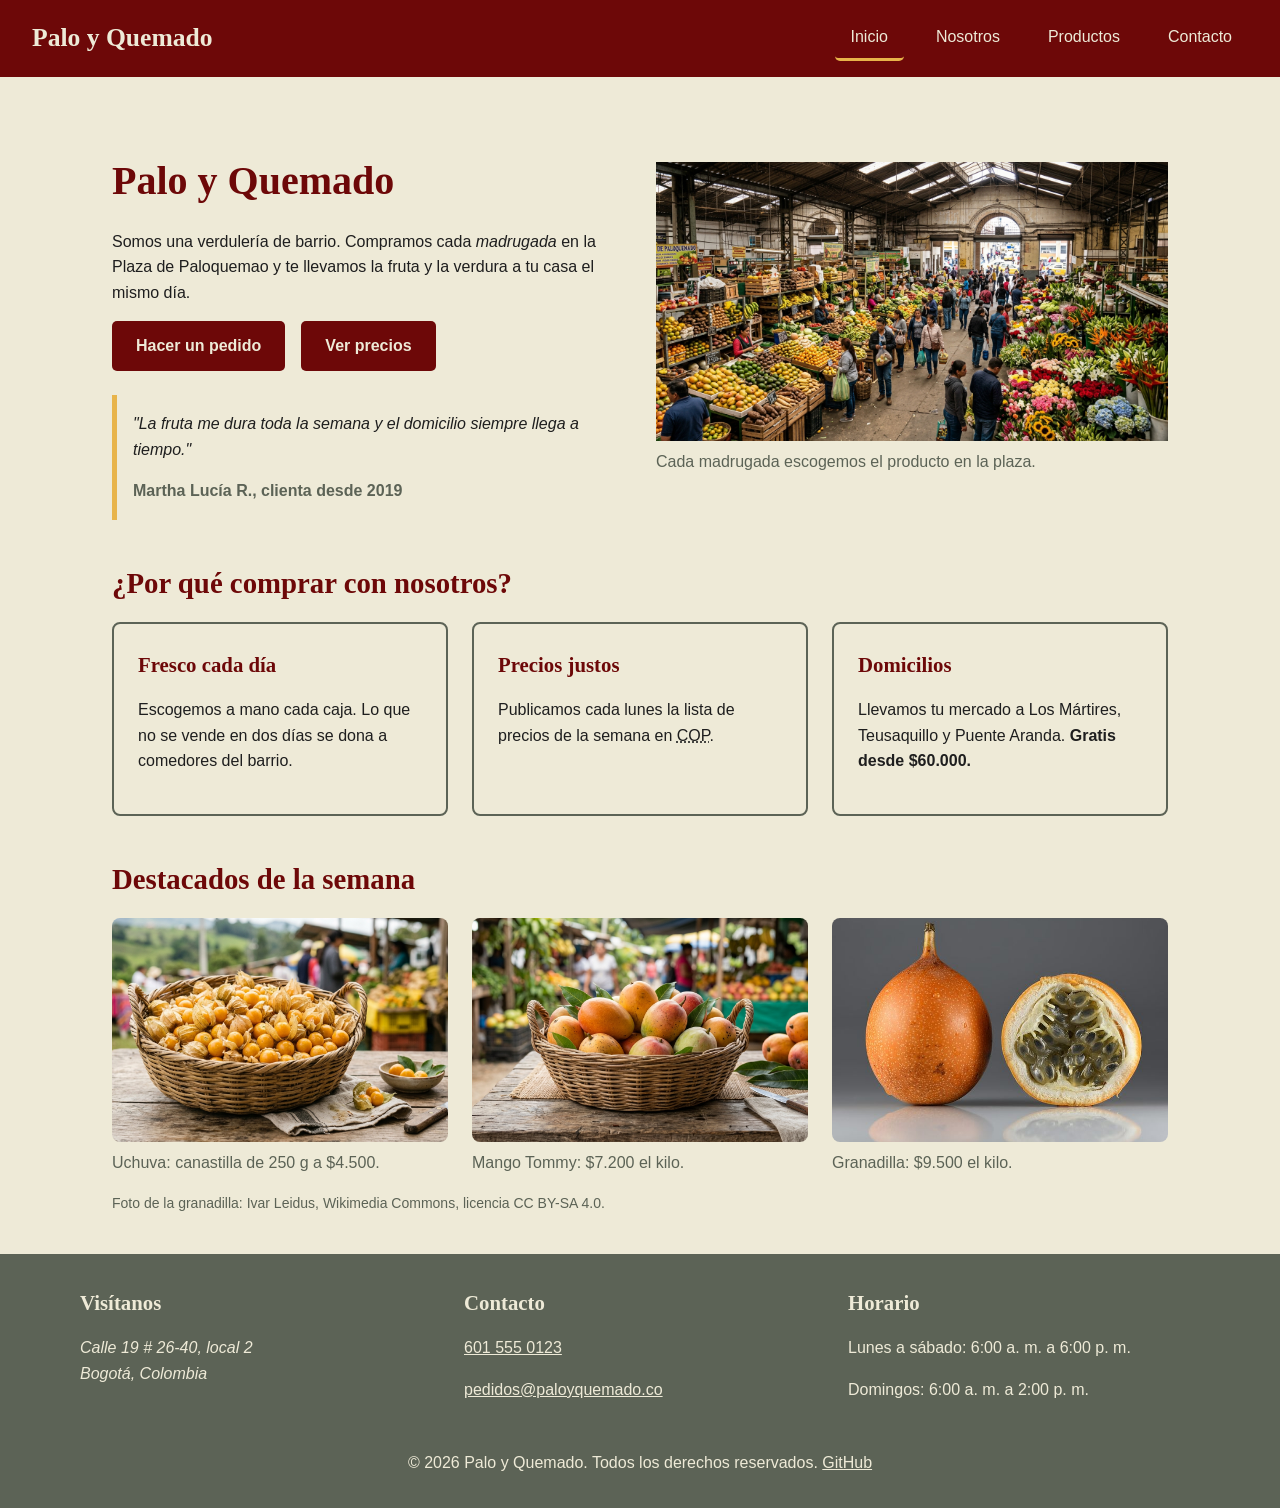
<file: index.html>
<!doctype html>
<html lang="es">
  <head>
    <meta charset="UTF-8">
    <meta name="viewport" content="width=device-width, initial-scale=1.0">
    <title>Palo y Quemado | Verdulería en Bogotá con domicilios</title>
    <meta name="description" content="Palo y Quemado es una verdulería de barrio en Bogotá con fruta y verdura fresca de la Plaza de Paloquemao, precios justos y domicilios el mismo día. Pide ya.">
    <meta name="author" content="Alejandro Rojas">
    <meta property="og:type" content="website">
    <meta property="og:title" content="Palo y Quemado | Verdulería en Bogotá">
    <meta property="og:description" content="Fruta y verdura fresca de Paloquemao, con precios justos y domicilios el mismo día.">
    <meta property="og:url" content="https://alejorjas.github.io/palo_quemado/">
    <meta property="og:site_name" content="Palo y Quemado">
    <meta property="og:image" content="https://alejorjas.github.io/palo_quemado/images/og_image_palo_quemado.jpg">
    <meta property="og:image:width" content="1424">
    <meta property="og:image:height" content="752">
    <meta property="og:image:alt" content="Personas comprando fruta en la Plaza de Paloquemao, Bogotá">
    <meta property="og:locale" content="es_CO">
    <link rel="icon" type="image/x-icon" href="images/favicon_palo_quemado.ico">
    <link rel="stylesheet" href="css/styles.css">
  </head>

  <body>
    <header>
      <a class="logo" href="index.html">Palo y Quemado</a>
      <nav>
        <ul class="menu">
          <li><a class="activo" href="index.html">Inicio</a></li>
          <li><a href="pages/nosotros.html">Nosotros</a></li>
          <li><a href="pages/servicios.html">Productos</a></li>
          <li><a href="pages/contacto.html">Contacto</a></li>
        </ul>
      </nav>
    </header>

    <main>
      <!-- ============ Sección: Bienvenida ============ -->
      <section class="hero">
        <div>
          <h1>Palo y Quemado</h1>
          <p>
            Somos una verdulería de barrio. Compramos cada <em>madrugada</em> en la Plaza de
            Paloquemao y te llevamos la fruta y la verdura a tu casa el mismo día.
          </p>
          <div class="botones">
            <a class="boton" href="pages/contacto.html">Hacer un pedido</a>
            <a class="boton" href="pages/servicios.html">Ver precios</a>
          </div>
          <blockquote cite="pages/nosotros.html">
            <p>"La fruta me dura toda la semana y el domicilio siempre llega a tiempo."</p>
            <footer>Martha Lucía R., clienta desde <time datetime="2019">2019</time></footer>
          </blockquote>
        </div>
        <figure>
          <img src="images/plaza.jpg" alt="Puestos de fruta en la Plaza de Paloquemao con clientes comprando" width="704" height="384">
          <figcaption>Cada madrugada escogemos el producto en la plaza.</figcaption>
        </figure>
      </section>

      <!-- ============ Sección: Por qué comprarnos ============ -->
      <section>
        <h2>¿Por qué comprar con nosotros?</h2>
        <div class="tarjetas">
          <article class="tarjeta">
            <h3>Fresco cada día</h3>
            <p>Escogemos a mano cada caja. Lo que no se vende en dos días se dona a comedores del barrio.</p>
          </article>
          <article class="tarjeta">
            <h3>Precios justos</h3>
            <p>Publicamos cada lunes la lista de precios de la semana en <abbr title="pesos colombianos">COP</abbr>.</p>
          </article>
          <article class="tarjeta">
            <h3>Domicilios</h3>
            <p>Llevamos tu mercado a Los Mártires, Teusaquillo y Puente Aranda. <strong>Gratis desde $60.000.</strong></p>
          </article>
        </div>
      </section>

      <!-- ============ Sección: Destacados ============ -->
      <section>
        <h2>Destacados de la semana</h2>
        <div class="galeria">
          <figure>
            <img src="images/uchuvas.jpg" alt="Canasta de uchuvas frescas" width="704" height="384">
            <figcaption>Uchuva: canastilla de 250 g a $4.500.</figcaption>
          </figure>
          <figure>
            <img src="images/mangos.jpg" alt="Canasta de mangos maduros" width="704" height="384">
            <figcaption>Mango Tommy: $7.200 el kilo.</figcaption>
          </figure>
          <figure>
            <img src="images/granadilla.jpg" alt="Granadilla entera y otra abierta con sus semillas" width="640" height="480">
            <figcaption>Granadilla: $9.500 el kilo.</figcaption>
          </figure>
        </div>
        <p class="creditos">Foto de la granadilla: Ivar Leidus, Wikimedia Commons, licencia CC BY-SA 4.0.</p>
      </section>
    </main>

    <footer>
      <div class="columnas">
        <div>
          <h2>Visítanos</h2>
          <address>Calle 19 # 26-40, local 2<br>Bogotá, Colombia</address>
        </div>
        <div>
          <h2>Contacto</h2>
          <p><a href="tel:+576015550123">601 555 0123</a></p>
          <p><a href="mailto:pedidos@paloyquemado.co">pedidos@paloyquemado.co</a></p>
        </div>
        <div>
          <h2>Horario</h2>
          <p>Lunes a sábado: <time datetime="06:00">6:00 a. m.</time> a <time datetime="18:00">6:00 p. m.</time></p>
          <p>Domingos: <time datetime="06:00">6:00 a. m.</time> a <time datetime="14:00">2:00 p. m.</time></p>
        </div>
      </div>
      <p class="derechos">
        &copy; 2026 Palo y Quemado. Todos los derechos reservados.
        <a href="https://github.com/AlejoRjas/" target="_blank" rel="noopener noreferrer">GitHub</a>
      </p>
    </footer>
  </body>
</html>
</file>
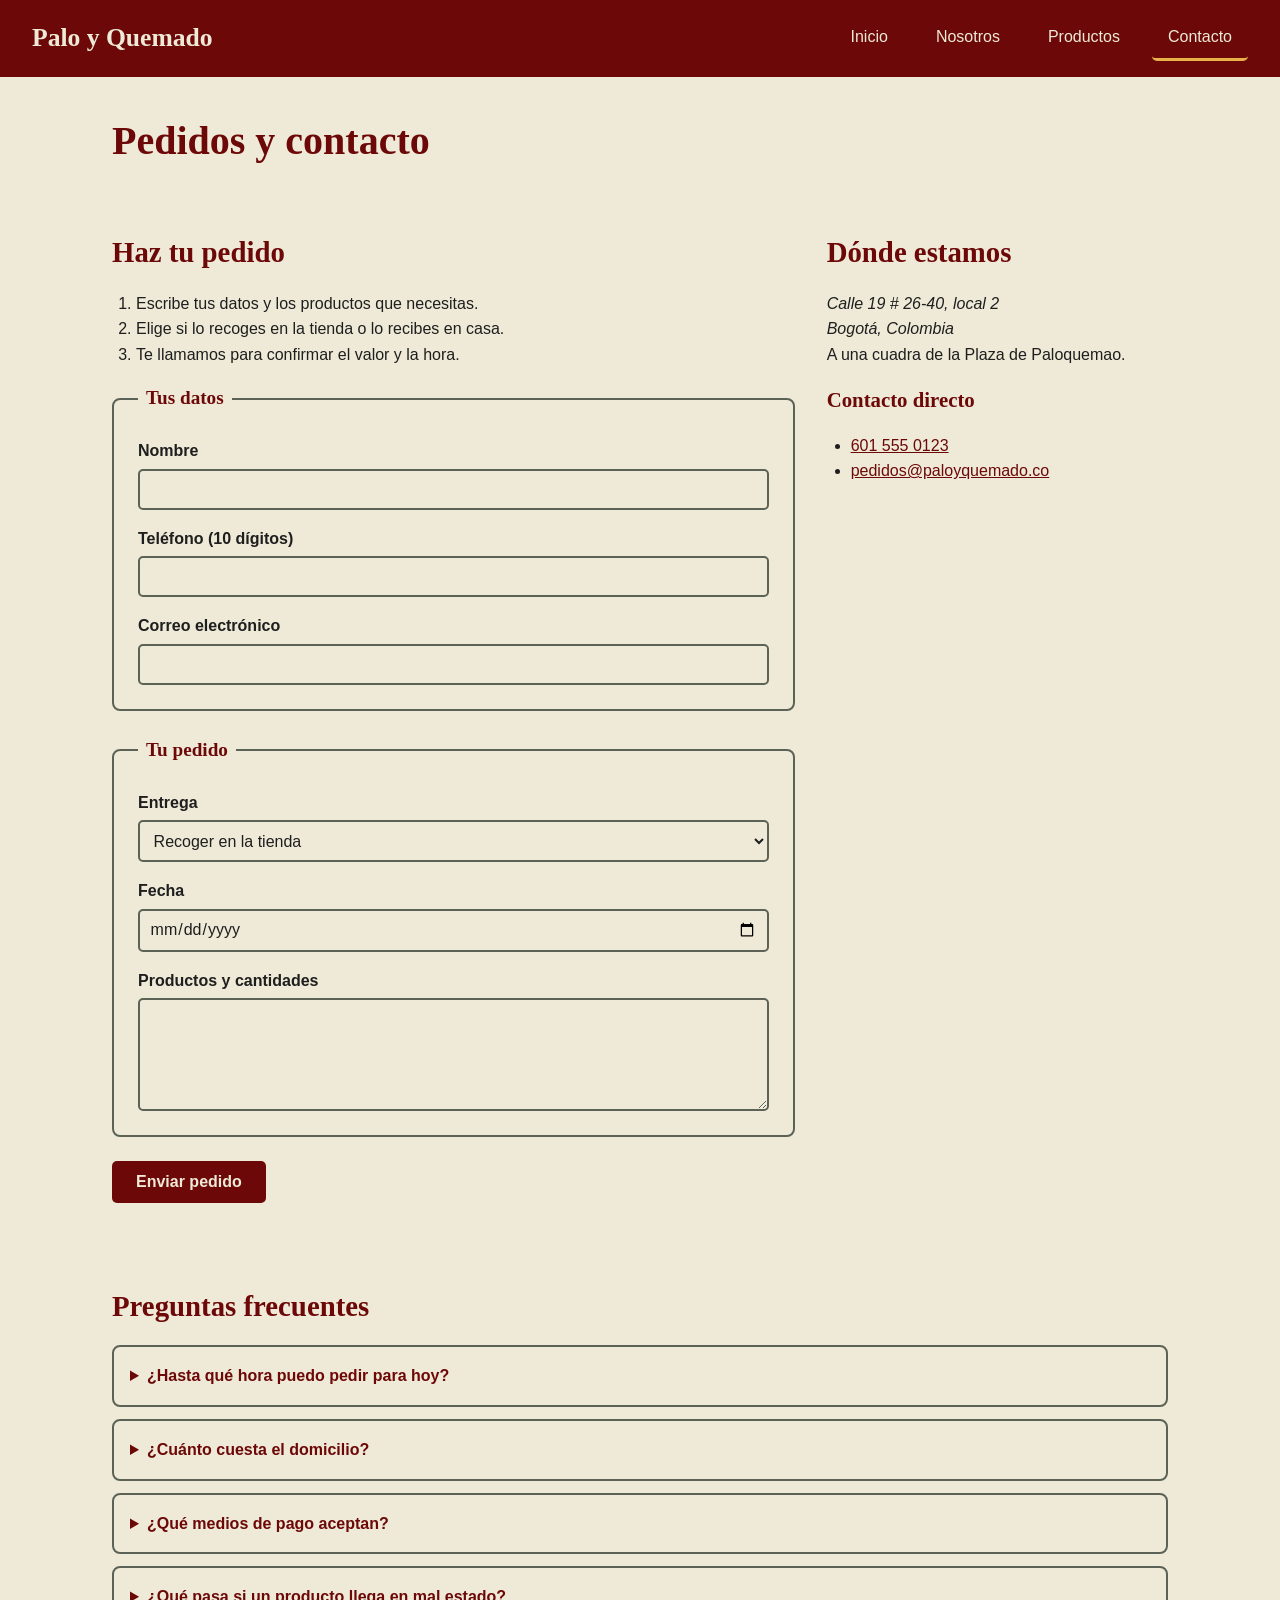
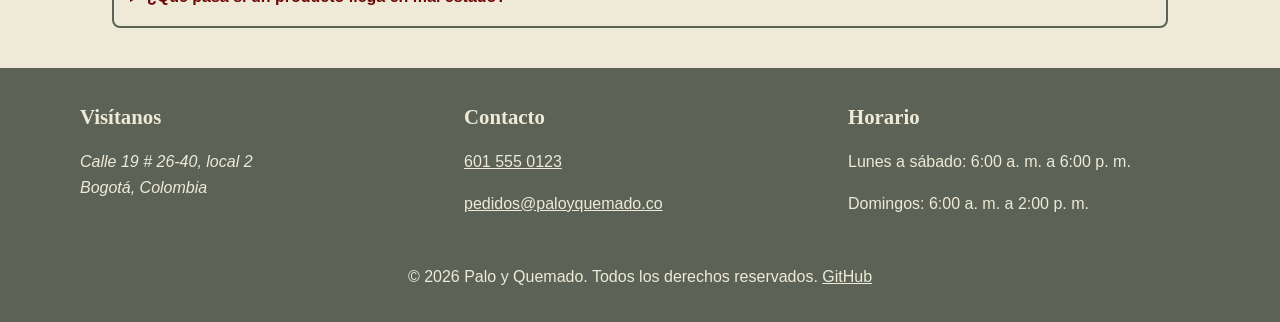
<file: pages/contacto.html>
<!doctype html>
<html lang="es">
  <head>
    <meta charset="UTF-8">
    <meta name="viewport" content="width=device-width, initial-scale=1.0">
    <title>Pedidos y contacto | Palo y Quemado, verdulería en Bogotá</title>
    <meta name="description" content="Haz tu pedido en Palo y Quemado para recoger en la tienda o recibir a domicilio. Encuentra nuestra dirección, horario, teléfono y las preguntas más frecuentes.">
    <meta name="author" content="Alejandro Rojas">
    <link rel="icon" type="image/x-icon" href="../images/favicon_palo_quemado.ico">
    <link rel="stylesheet" href="../css/styles.css">
  </head>

  <body>
    <header>
      <a class="logo" href="../index.html">Palo y Quemado</a>
      <nav>
        <ul class="menu">
          <li><a href="../index.html">Inicio</a></li>
          <li><a href="nosotros.html">Nosotros</a></li>
          <li><a href="servicios.html">Productos</a></li>
          <li><a class="activo" href="contacto.html">Contacto</a></li>
        </ul>
      </nav>
    </header>

    <main>
      <h1>Pedidos y contacto</h1>

      <div class="dos-columnas">
        <!-- ============ Sección: Pedido ============ -->
        <section>
          <h2>Haz tu pedido</h2>
          <ol>
            <li>Escribe tus datos y los productos que necesitas.</li>
            <li>Elige si lo recoges en la tienda o lo recibes en casa.</li>
            <li>Te llamamos para confirmar el valor y la hora.</li>
          </ol>

          <form>
            <fieldset>
              <legend>Tus datos</legend>
              <div class="campo">
                <label for="nombre">Nombre</label>
                <input type="text" id="nombre" name="nombre" required minlength="3">
              </div>
              <div class="campo">
                <label for="telefono">Teléfono (10 dígitos)</label>
                <input type="tel" id="telefono" name="telefono" required pattern="[0-9]{10}">
              </div>
              <div class="campo">
                <label for="correo">Correo electrónico</label>
                <input type="email" id="correo" name="correo">
              </div>
            </fieldset>

            <fieldset>
              <legend>Tu pedido</legend>
              <div class="campo">
                <label for="entrega">Entrega</label>
                <select id="entrega" name="entrega">
                  <option value="tienda">Recoger en la tienda</option>
                  <option value="domicilio">Domicilio</option>
                </select>
              </div>
              <div class="campo">
                <label for="fecha">Fecha</label>
                <input type="date" id="fecha" name="fecha" required>
              </div>
              <div class="campo">
                <label for="productos">Productos y cantidades</label>
                <textarea id="productos" name="productos" rows="5" maxlength="500" required></textarea>
              </div>
            </fieldset>

            <button class="boton" type="submit">Enviar pedido</button>
          </form>
        </section>

        <!-- ============ Sección: Dónde estamos ============ -->
        <section>
          <h2>Dónde estamos</h2>
          <address>Calle 19 # 26-40, local 2<br>Bogotá, Colombia</address>
          <p>A una cuadra de la Plaza de Paloquemao.</p>
          <h3>Contacto directo</h3>
          <ul>
            <li><a href="tel:+576015550123">601 555 0123</a></li>
            <li><a href="mailto:pedidos@paloyquemado.co">pedidos@paloyquemado.co</a></li>
          </ul>
        </section>
      </div>

      <!-- ============ Sección: Preguntas frecuentes ============ -->
      <section>
        <h2>Preguntas frecuentes</h2>
        <details>
          <summary>¿Hasta qué hora puedo pedir para hoy?</summary>
          <p>Los pedidos confirmados antes de las <time datetime="12:00">12:00 m.</time> llegan el mismo día.</p>
        </details>
        <details>
          <summary>¿Cuánto cuesta el domicilio?</summary>
          <p>Cuesta $6.000 y es <strong>gratis</strong> en pedidos desde $60.000.</p>
        </details>
        <details>
          <summary>¿Qué medios de pago aceptan?</summary>
          <p>Efectivo, Nequi, Daviplata y tarjeta débito o crédito.</p>
        </details>
        <details>
          <summary>¿Qué pasa si un producto llega en mal estado?</summary>
          <p>Avísanos el mismo día y te lo cambiamos sin costo.</p>
        </details>
      </section>
    </main>

    <footer>
      <div class="columnas">
        <div>
          <h2>Visítanos</h2>
          <address>Calle 19 # 26-40, local 2<br>Bogotá, Colombia</address>
        </div>
        <div>
          <h2>Contacto</h2>
          <p><a href="tel:+576015550123">601 555 0123</a></p>
          <p><a href="mailto:pedidos@paloyquemado.co">pedidos@paloyquemado.co</a></p>
        </div>
        <div>
          <h2>Horario</h2>
          <p>Lunes a sábado: <time datetime="06:00">6:00 a. m.</time> a <time datetime="18:00">6:00 p. m.</time></p>
          <p>Domingos: <time datetime="06:00">6:00 a. m.</time> a <time datetime="14:00">2:00 p. m.</time></p>
        </div>
      </div>
      <p class="derechos">
        &copy; 2026 Palo y Quemado. Todos los derechos reservados.
        <a href="https://github.com/AlejoRjas/" target="_blank" rel="noopener noreferrer">GitHub</a>
      </p>
    </footer>
  </body>
</html>
</file>
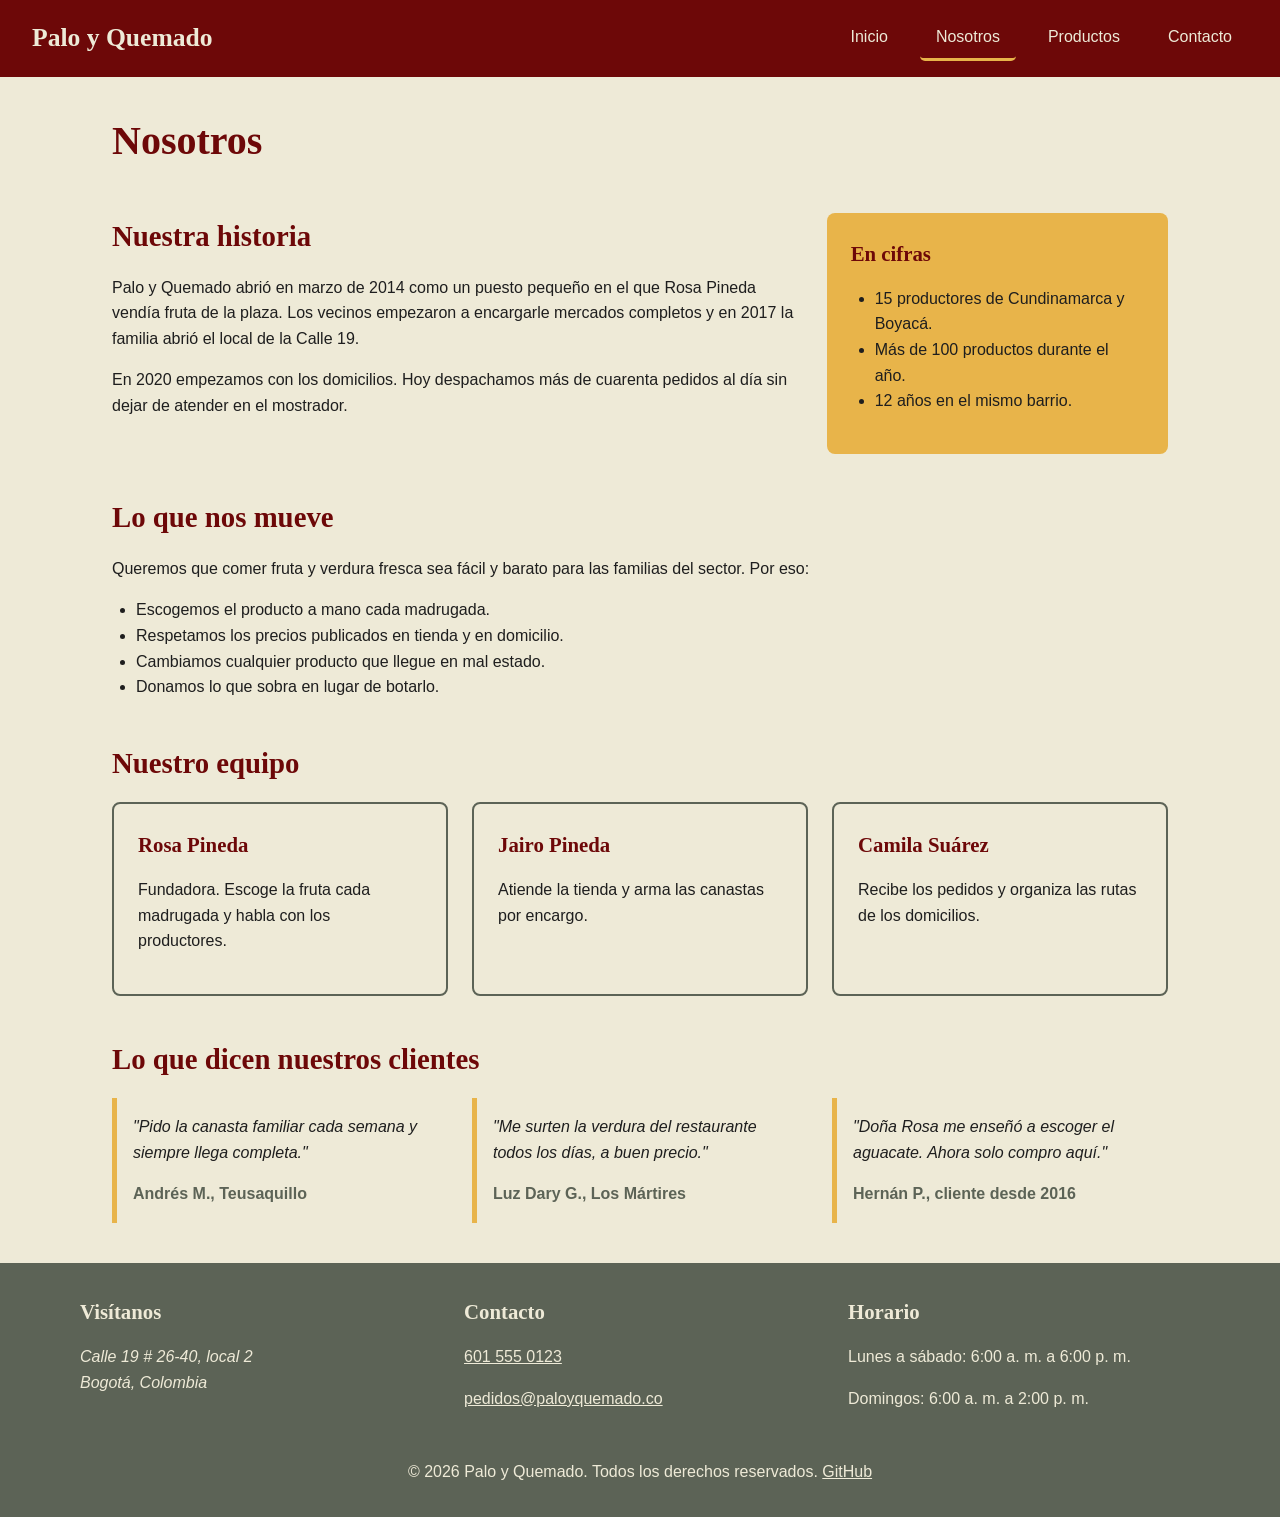
<file: pages/nosotros.html>
<!doctype html>
<html lang="es">
  <head>
    <meta charset="UTF-8">
    <meta name="viewport" content="width=device-width, initial-scale=1.0">
    <title>Nosotros | Palo y Quemado, verdulería familiar en Bogotá</title>
    <meta name="description" content="Conoce a Palo y Quemado, la verdulería familiar que desde 2014 lleva fruta y verdura fresca de la Plaza de Paloquemao a las cocinas de los barrios de Bogotá.">
    <meta name="author" content="Alejandro Rojas">
    <link rel="icon" type="image/x-icon" href="../images/favicon_palo_quemado.ico">
    <link rel="stylesheet" href="../css/styles.css">
  </head>

  <body>
    <header>
      <a class="logo" href="../index.html">Palo y Quemado</a>
      <nav>
        <ul class="menu">
          <li><a href="../index.html">Inicio</a></li>
          <li><a class="activo" href="nosotros.html">Nosotros</a></li>
          <li><a href="servicios.html">Productos</a></li>
          <li><a href="contacto.html">Contacto</a></li>
        </ul>
      </nav>
    </header>

    <main>
      <h1>Nosotros</h1>

      <!-- ============ Sección: Historia ============ -->
      <section class="dos-columnas">
        <div>
          <h2>Nuestra historia</h2>
          <p>
            Palo y Quemado abrió en <time datetime="2014-03">marzo de 2014</time> como un puesto
            pequeño en el que Rosa Pineda vendía fruta de la plaza. Los vecinos empezaron a encargarle
            mercados completos y en <time datetime="2017">2017</time> la familia abrió el local de la
            Calle 19.
          </p>
          <p>
            En <time datetime="2020">2020</time> empezamos con los domicilios. Hoy despachamos más de
            cuarenta pedidos al día sin dejar de atender en el mostrador.
          </p>
        </div>
        <aside>
          <h3>En cifras</h3>
          <ul>
            <li>15 productores de Cundinamarca y Boyacá.</li>
            <li>Más de 100 productos durante el año.</li>
            <li>12 años en el mismo barrio.</li>
          </ul>
        </aside>
      </section>

      <!-- ============ Sección: Lo que nos mueve ============ -->
      <section>
        <h2>Lo que nos mueve</h2>
        <p>Queremos que comer fruta y verdura fresca sea fácil y barato para las familias del sector. Por eso:</p>
        <ul>
          <li>Escogemos el producto a mano cada madrugada.</li>
          <li>Respetamos los precios publicados en tienda y en domicilio.</li>
          <li>Cambiamos cualquier producto que llegue en mal estado.</li>
          <li>Donamos lo que sobra en lugar de botarlo.</li>
        </ul>
      </section>

      <!-- ============ Sección: Equipo ============ -->
      <section>
        <h2>Nuestro equipo</h2>
        <div class="tarjetas">
          <article class="tarjeta">
            <h3>Rosa Pineda</h3>
            <p>Fundadora. Escoge la fruta cada madrugada y habla con los productores.</p>
          </article>
          <article class="tarjeta">
            <h3>Jairo Pineda</h3>
            <p>Atiende la tienda y arma las canastas por encargo.</p>
          </article>
          <article class="tarjeta">
            <h3>Camila Suárez</h3>
            <p>Recibe los pedidos y organiza las rutas de los domicilios.</p>
          </article>
        </div>
      </section>

      <!-- ============ Sección: Clientes ============ -->
      <section>
        <h2>Lo que dicen nuestros clientes</h2>
        <div class="tarjetas">
          <blockquote cite="https://alejorjas.github.io/palo_quemado/pages/nosotros.html">
            <p>"Pido la canasta familiar cada semana y siempre llega completa."</p>
            <footer>Andrés M., Teusaquillo</footer>
          </blockquote>
          <blockquote cite="https://alejorjas.github.io/palo_quemado/pages/nosotros.html">
            <p>"Me surten la verdura del restaurante todos los días, a buen precio."</p>
            <footer>Luz Dary G., Los Mártires</footer>
          </blockquote>
          <blockquote cite="https://alejorjas.github.io/palo_quemado/pages/nosotros.html">
            <p>"Doña Rosa me enseñó a escoger el aguacate. Ahora solo compro aquí."</p>
            <footer>Hernán P., cliente desde <time datetime="2016">2016</time></footer>
          </blockquote>
        </div>
      </section>
    </main>

    <footer>
      <div class="columnas">
        <div>
          <h2>Visítanos</h2>
          <address>Calle 19 # 26-40, local 2<br>Bogotá, Colombia</address>
        </div>
        <div>
          <h2>Contacto</h2>
          <p><a href="tel:+576015550123">601 555 0123</a></p>
          <p><a href="mailto:pedidos@paloyquemado.co">pedidos@paloyquemado.co</a></p>
        </div>
        <div>
          <h2>Horario</h2>
          <p>Lunes a sábado: <time datetime="06:00">6:00 a. m.</time> a <time datetime="18:00">6:00 p. m.</time></p>
          <p>Domingos: <time datetime="06:00">6:00 a. m.</time> a <time datetime="14:00">2:00 p. m.</time></p>
        </div>
      </div>
      <p class="derechos">
        &copy; 2026 Palo y Quemado. Todos los derechos reservados.
        <a href="https://github.com/AlejoRjas/" target="_blank" rel="noopener noreferrer">GitHub</a>
      </p>
    </footer>
  </body>
</html>
</file>
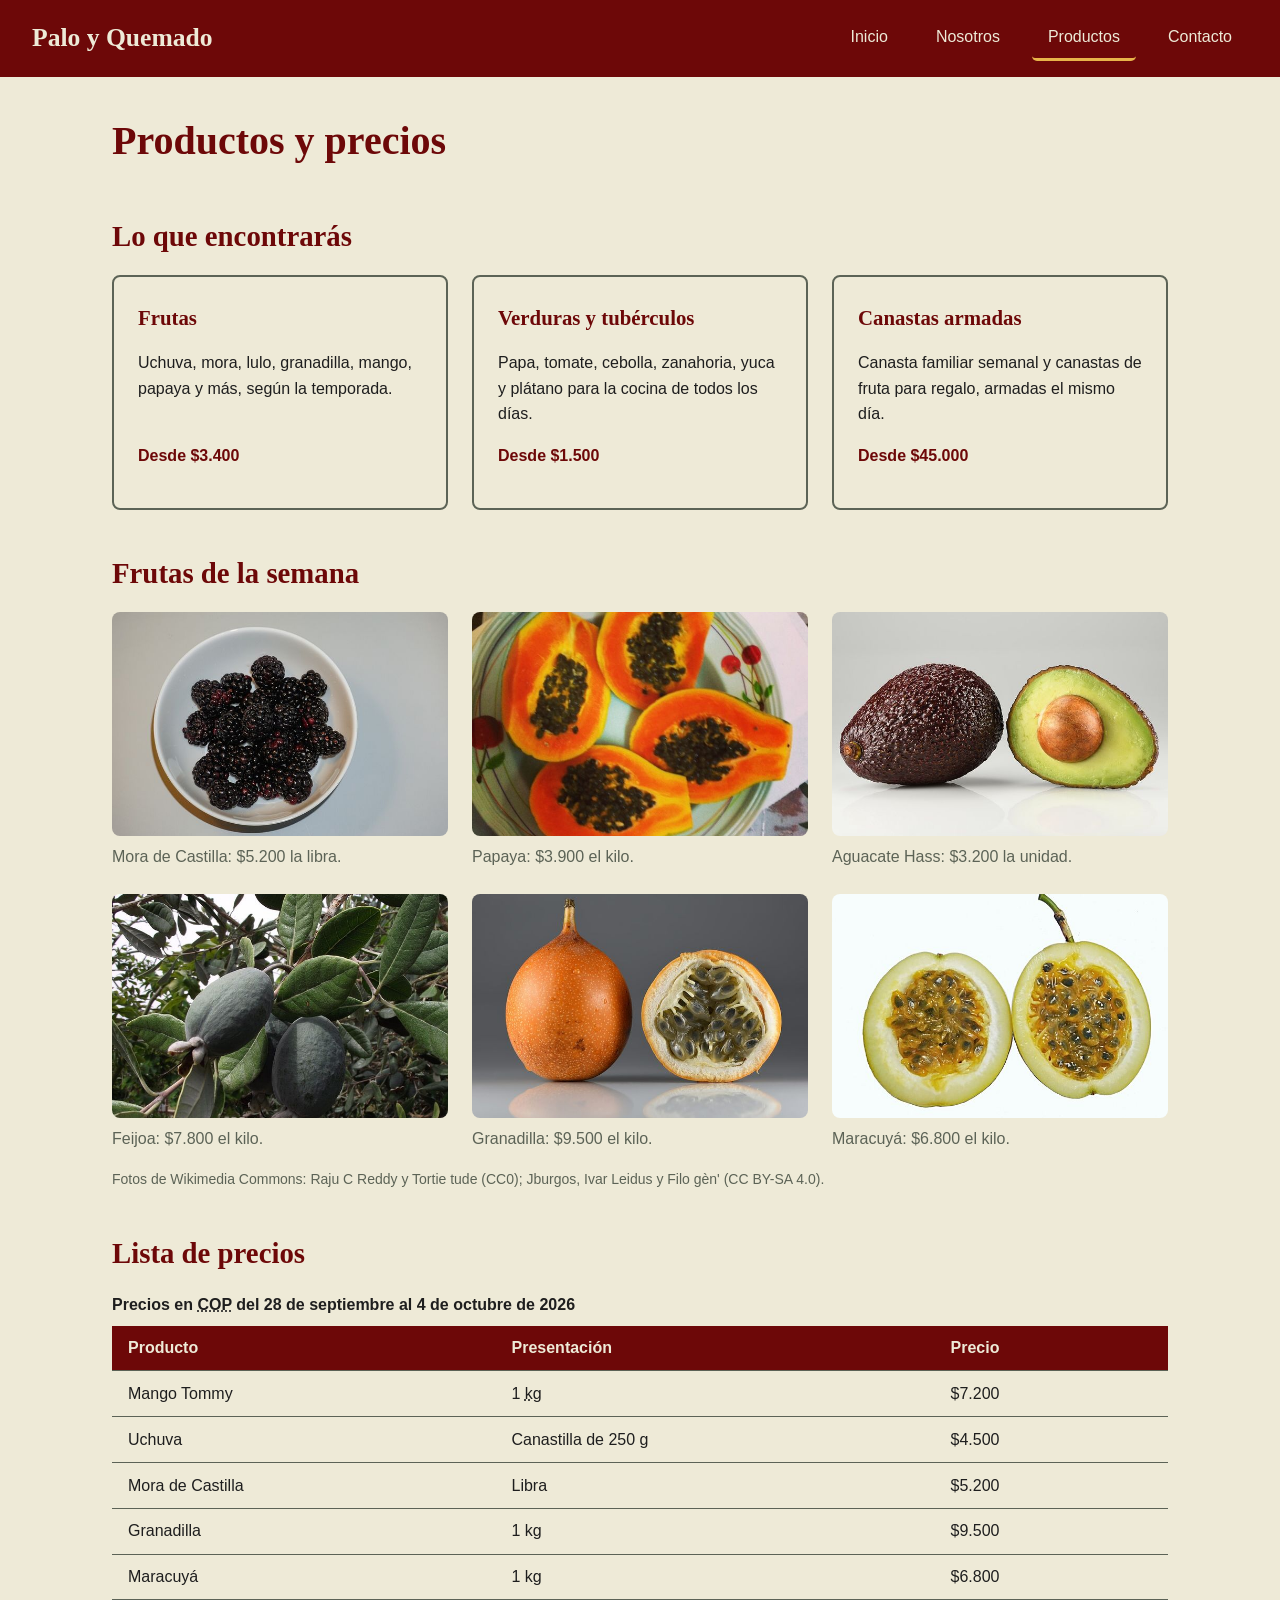
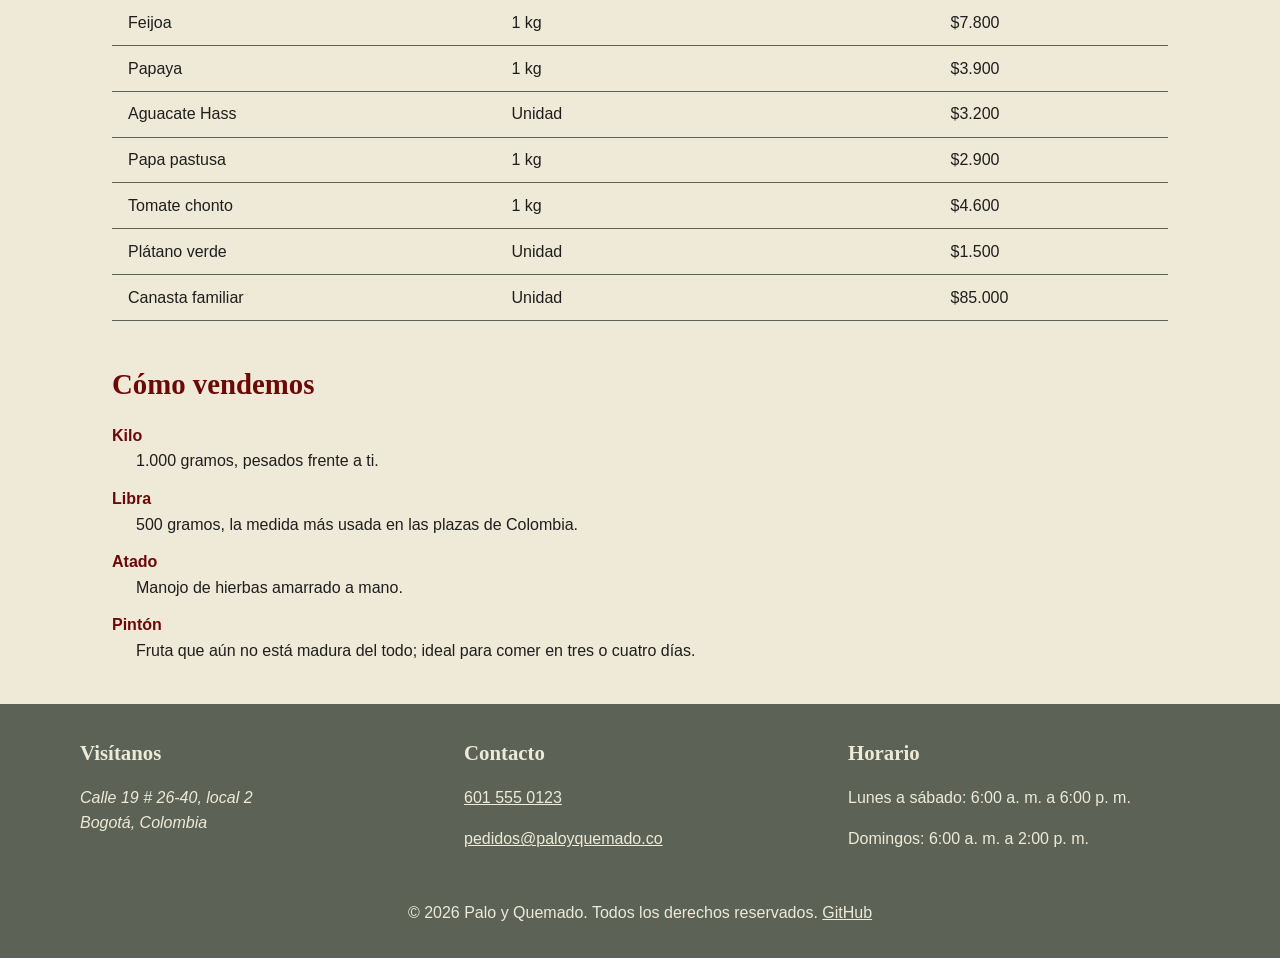
<file: pages/servicios.html>
<!doctype html>
<html lang="es">
  <head>
    <meta charset="UTF-8">
    <meta name="viewport" content="width=device-width, initial-scale=1.0">
    <title>Productos y precios | Palo y Quemado, verdulería en Bogotá</title>
    <meta name="description" content="Frutas, verduras, tubérculos, hierbas y canastas armadas en Palo y Quemado. Consulta la lista de precios de esta semana en pesos colombianos y haz tu pedido.">
    <meta name="author" content="Alejandro Rojas">
    <link rel="icon" type="image/x-icon" href="../images/favicon_palo_quemado.ico">
    <link rel="stylesheet" href="../css/styles.css">
  </head>

  <body>
    <header>
      <a class="logo" href="../index.html">Palo y Quemado</a>
      <nav>
        <ul class="menu">
          <li><a href="../index.html">Inicio</a></li>
          <li><a href="nosotros.html">Nosotros</a></li>
          <li><a class="activo" href="servicios.html">Productos</a></li>
          <li><a href="contacto.html">Contacto</a></li>
        </ul>
      </nav>
    </header>

    <main>
      <h1>Productos y precios</h1>

      <!-- ============ Sección: Productos ============ -->
      <section>
        <h2>Lo que encontrarás</h2>
        <div class="tarjetas">
          <article class="tarjeta">
            <h3>Frutas</h3>
            <p>Uchuva, mora, lulo, granadilla, mango, papaya y más, según la temporada.</p>
            <p class="precio">Desde $3.400</p>
          </article>
          <article class="tarjeta">
            <h3>Verduras y tubérculos</h3>
            <p>Papa, tomate, cebolla, zanahoria, yuca y plátano para la cocina de todos los días.</p>
            <p class="precio">Desde $1.500</p>
          </article>
          <article class="tarjeta">
            <h3>Canastas armadas</h3>
            <p>Canasta familiar semanal y canastas de fruta para regalo, armadas el mismo día.</p>
            <p class="precio">Desde $45.000</p>
          </article>
        </div>
      </section>

      <!-- ============ Sección: Frutas de la semana ============ -->
      <section>
        <h2>Frutas de la semana</h2>
        <div class="galeria">
          <figure>
            <img src="../images/mora.jpg" alt="Tazón blanco lleno de moras frescas" width="640" height="480">
            <figcaption>Mora de Castilla: $5.200 la libra.</figcaption>
          </figure>
          <figure>
            <img src="../images/papaya.jpg" alt="Papayas partidas por la mitad con sus semillas negras" width="640" height="480">
            <figcaption>Papaya: $3.900 el kilo.</figcaption>
          </figure>
          <figure>
            <img src="../images/aguacate.jpg" alt="Aguacate Hass entero junto a una mitad con la semilla" width="640" height="480">
            <figcaption>Aguacate Hass: $3.200 la unidad.</figcaption>
          </figure>
          <figure>
            <img src="../images/feijoa.jpg" alt="Feijoas verdes colgando de la rama" width="640" height="480">
            <figcaption>Feijoa: $7.800 el kilo.</figcaption>
          </figure>
          <figure>
            <img src="../images/granadilla.jpg" alt="Granadilla entera y otra abierta con sus semillas" width="640" height="480">
            <figcaption>Granadilla: $9.500 el kilo.</figcaption>
          </figure>
          <figure>
            <img src="../images/maracuya.jpg" alt="Maracuyá partido en dos mitades" width="640" height="480">
            <figcaption>Maracuyá: $6.800 el kilo.</figcaption>
          </figure>
        </div>
        <p class="creditos">
          Fotos de Wikimedia Commons: Raju C Reddy y Tortie tude (CC0); Jburgos, Ivar Leidus y Filo gèn' (CC BY-SA 4.0).
        </p>
      </section>

      <!-- ============ Sección: Lista de precios ============ -->
      <section>
        <h2>Lista de precios</h2>
        <table>
          <caption>Precios en <abbr title="pesos colombianos">COP</abbr> del <time datetime="2026-09-28">28 de septiembre</time> al <time datetime="2026-10-04">4 de octubre de 2026</time></caption>
          <thead>
            <tr>
              <th scope="col">Producto</th>
              <th scope="col">Presentación</th>
              <th scope="col">Precio</th>
            </tr>
          </thead>
          <tbody>
            <tr>
              <td>Mango Tommy</td>
              <td>1 <abbr title="kilogramo">kg</abbr></td>
              <td>$7.200</td>
            </tr>
            <tr>
              <td>Uchuva</td>
              <td>Canastilla de 250 g</td>
              <td>$4.500</td>
            </tr>
            <tr>
              <td>Mora de Castilla</td>
              <td>Libra</td>
              <td>$5.200</td>
            </tr>
            <tr>
              <td>Granadilla</td>
              <td>1 kg</td>
              <td>$9.500</td>
            </tr>
            <tr>
              <td>Maracuyá</td>
              <td>1 kg</td>
              <td>$6.800</td>
            </tr>
            <tr>
              <td>Feijoa</td>
              <td>1 kg</td>
              <td>$7.800</td>
            </tr>
            <tr>
              <td>Papaya</td>
              <td>1 kg</td>
              <td>$3.900</td>
            </tr>
            <tr>
              <td>Aguacate Hass</td>
              <td>Unidad</td>
              <td>$3.200</td>
            </tr>
            <tr>
              <td>Papa pastusa</td>
              <td>1 kg</td>
              <td>$2.900</td>
            </tr>
            <tr>
              <td>Tomate chonto</td>
              <td>1 kg</td>
              <td>$4.600</td>
            </tr>
            <tr>
              <td>Plátano verde</td>
              <td>Unidad</td>
              <td>$1.500</td>
            </tr>
            <tr>
              <td>Canasta familiar</td>
              <td>Unidad</td>
              <td>$85.000</td>
            </tr>
          </tbody>
        </table>
      </section>

      <!-- ============ Sección: Medidas ============ -->
      <section>
        <h2>Cómo vendemos</h2>
        <dl>
          <dt>Kilo</dt>
          <dd>1.000 gramos, pesados frente a ti.</dd>
          <dt>Libra</dt>
          <dd>500 gramos, la medida más usada en las plazas de Colombia.</dd>
          <dt>Atado</dt>
          <dd>Manojo de hierbas amarrado a mano.</dd>
          <dt>Pintón</dt>
          <dd>Fruta que aún no está madura del todo; ideal para comer en tres o cuatro días.</dd>
        </dl>
      </section>
    </main>

    <footer>
      <div class="columnas">
        <div>
          <h2>Visítanos</h2>
          <address>Calle 19 # 26-40, local 2<br>Bogotá, Colombia</address>
        </div>
        <div>
          <h2>Contacto</h2>
          <p><a href="tel:+576015550123">601 555 0123</a></p>
          <p><a href="mailto:pedidos@paloyquemado.co">pedidos@paloyquemado.co</a></p>
        </div>
        <div>
          <h2>Horario</h2>
          <p>Lunes a sábado: <time datetime="06:00">6:00 a. m.</time> a <time datetime="18:00">6:00 p. m.</time></p>
          <p>Domingos: <time datetime="06:00">6:00 a. m.</time> a <time datetime="14:00">2:00 p. m.</time></p>
        </div>
      </div>
      <p class="derechos">
        &copy; 2026 Palo y Quemado. Todos los derechos reservados.
        <a href="https://github.com/AlejoRjas/" target="_blank" rel="noopener noreferrer">GitHub</a>
      </p>
    </footer>
  </body>
</html>
</file>
<file: css/styles.css>
/* ========== 1. Variables ========== */
/* El validador W3C da advertencias en var() porque no revisa variables; no son errores. */
:root {
  --primario: #6d0808;
  --secundario: #5c6356;
  --acento: #e8b44a;
  --texto: #1e1e1e;
  --fondo: #eeead7;
  --fuente-titulos: Georgia, serif;
  --fuente-texto: Arial, sans-serif;
  --espacio: 1rem;
}

/* ========== 2. Reset ========== */
* {
  box-sizing: border-box;
  margin: 0;
  padding: 0;
}

/* ========== 3. Base ========== */
body {
  background-color: var(--fondo);
  color: var(--texto);
  font-family: var(--fuente-texto);
  font-size: 1rem;
  line-height: 1.6;
}

h1,
h2,
h3 {
  font-family: var(--fuente-titulos);
  color: var(--primario);
  margin-bottom: var(--espacio);
}

h1 {
  font-size: 2.5rem;
  margin-top: 2rem;
}

h2 {
  font-size: 1.8rem;
}

h3 {
  font-size: 1.3rem;
}

p,
ul,
ol {
  margin-bottom: var(--espacio);
}

ul,
ol {
  padding-left: 1.5rem;
}

a {
  color: var(--primario);
}

a:hover {
  color: var(--secundario);
}

a:focus,
button:focus,
input:focus,
select:focus,
textarea:focus,
summary:focus {
  outline: 3px solid var(--primario);
  outline-offset: 2px;
}

img {
  display: block;
  max-width: 100%;
  height: auto;
}

/* ========== 4. Layout ========== */
body > header {
  display: flex;
  justify-content: space-between;
  align-items: center;
  padding: var(--espacio) 2rem;
  background-color: var(--primario);
}

main {
  max-width: 70rem;
  margin: 0 auto;
  padding: 0 2rem;
}

section {
  margin: 2.5rem 0;
}

.hero {
  display: grid;
  grid-template-columns: 1fr 1fr;
  gap: 2rem;
  align-items: center;
}

.dos-columnas {
  display: grid;
  grid-template-columns: 2fr 1fr;
  gap: 2rem;
  align-items: start;
}

body > footer {
  padding: 2rem;
  background-color: var(--secundario);
  color: var(--fondo);
}

.columnas {
  display: grid;
  grid-template-columns: repeat(3, 1fr);
  gap: 2rem;
  max-width: 70rem;
  margin: 0 auto;
}

/* ========== 5. Componentes ========== */
.logo {
  color: var(--fondo);
  font-family: var(--fuente-titulos);
  font-size: 1.6rem;
  font-weight: bold;
  text-decoration: none;
}

.logo:hover,
.logo:focus {
  color: var(--acento);
}

.menu {
  display: flex;
  gap: var(--espacio);
  list-style: none;
  padding-left: 0;
  margin-bottom: 0;
}

.menu a {
  display: block;
  padding: 0.5rem 1rem;
  border-radius: 5px;
  color: var(--fondo);
  text-decoration: none;
}

.menu a:hover,
.menu a:focus {
  background-color: var(--acento);
  color: var(--texto);
}

.menu .activo {
  border-bottom: 3px solid var(--acento);
}

.botones {
  display: flex;
  gap: var(--espacio);
  margin-bottom: 1.5rem;
}

.boton {
  display: inline-block;
  padding: 0.75rem 1.5rem;
  border: none;
  border-radius: 5px;
  background-color: var(--primario);
  color: var(--fondo);
  font-size: 1rem;
  font-weight: bold;
  text-decoration: none;
  cursor: pointer;
}

.boton:hover,
.boton:focus {
  background-color: var(--acento);
  color: var(--texto);
}

blockquote {
  padding: var(--espacio);
  border-left: 5px solid var(--acento);
  font-style: italic;
}

blockquote footer {
  color: var(--secundario);
  font-style: normal;
  font-weight: bold;
}

figcaption {
  margin-top: 0.5rem;
  color: var(--secundario);
}

.tarjetas {
  display: grid;
  grid-template-columns: repeat(3, 1fr);
  gap: 1.5rem;
}

.tarjeta {
  display: flex;
  flex-direction: column;
  padding: 1.5rem;
  border: 2px solid var(--secundario);
  border-radius: 8px;
}

.tarjeta:hover {
  border-color: var(--primario);
}

.precio {
  margin-top: auto;
  color: var(--primario);
  font-weight: bold;
}

.galeria {
  display: grid;
  grid-template-columns: repeat(3, 1fr);
  gap: 1.5rem;
}

.galeria img {
  width: 100%;
  height: 14rem;
  object-fit: cover;
  border-radius: 8px;
}

.creditos {
  margin-top: var(--espacio);
  color: var(--secundario);
  font-size: 0.875rem;
}

aside {
  padding: 1.5rem;
  border-radius: 8px;
  background-color: var(--acento);
}

table {
  width: 100%;
  border-collapse: collapse;
}

caption {
  margin-bottom: 0.5rem;
  font-weight: bold;
  text-align: left;
}

th,
td {
  padding: 0.6rem 1rem;
  border-bottom: 1px solid var(--secundario);
  text-align: left;
}

th {
  background-color: var(--primario);
  color: var(--fondo);
}

tbody tr:hover {
  background-color: var(--acento);
}

dt {
  color: var(--primario);
  font-weight: bold;
}

dd {
  margin: 0 0 0.75rem 1.5rem;
}

form {
  display: flex;
  flex-direction: column;
  gap: 1.5rem;
}

fieldset {
  display: flex;
  flex-direction: column;
  gap: var(--espacio);
  padding: 1.5rem;
  border: 2px solid var(--secundario);
  border-radius: 8px;
}

legend {
  padding: 0 0.5rem;
  color: var(--primario);
  font-family: var(--fuente-titulos);
  font-size: 1.2rem;
  font-weight: bold;
}

.campo {
  display: flex;
  flex-direction: column;
  gap: 0.3rem;
}

label {
  font-weight: bold;
}

input,
select,
textarea {
  padding: 0.6rem;
  border: 2px solid var(--secundario);
  border-radius: 5px;
  background-color: var(--fondo);
  color: var(--texto);
  font-family: inherit;
  font-size: 1rem;
}

form .boton {
  align-self: flex-start;
}

details {
  margin-bottom: 0.75rem;
  padding: var(--espacio);
  border: 2px solid var(--secundario);
  border-radius: 8px;
}

summary {
  color: var(--primario);
  font-weight: bold;
  cursor: pointer;
}

summary:hover {
  color: var(--secundario);
}

details p {
  margin: 0.75rem 0 0;
}

body > footer h2 {
  color: var(--fondo);
  font-size: 1.3rem;
}

body > footer a {
  color: var(--fondo);
}

body > footer a:hover {
  text-decoration: none;
}

body > footer a:focus {
  outline-color: var(--fondo);
}

.derechos {
  margin: 2rem 0 0;
  text-align: center;
}
</file>
